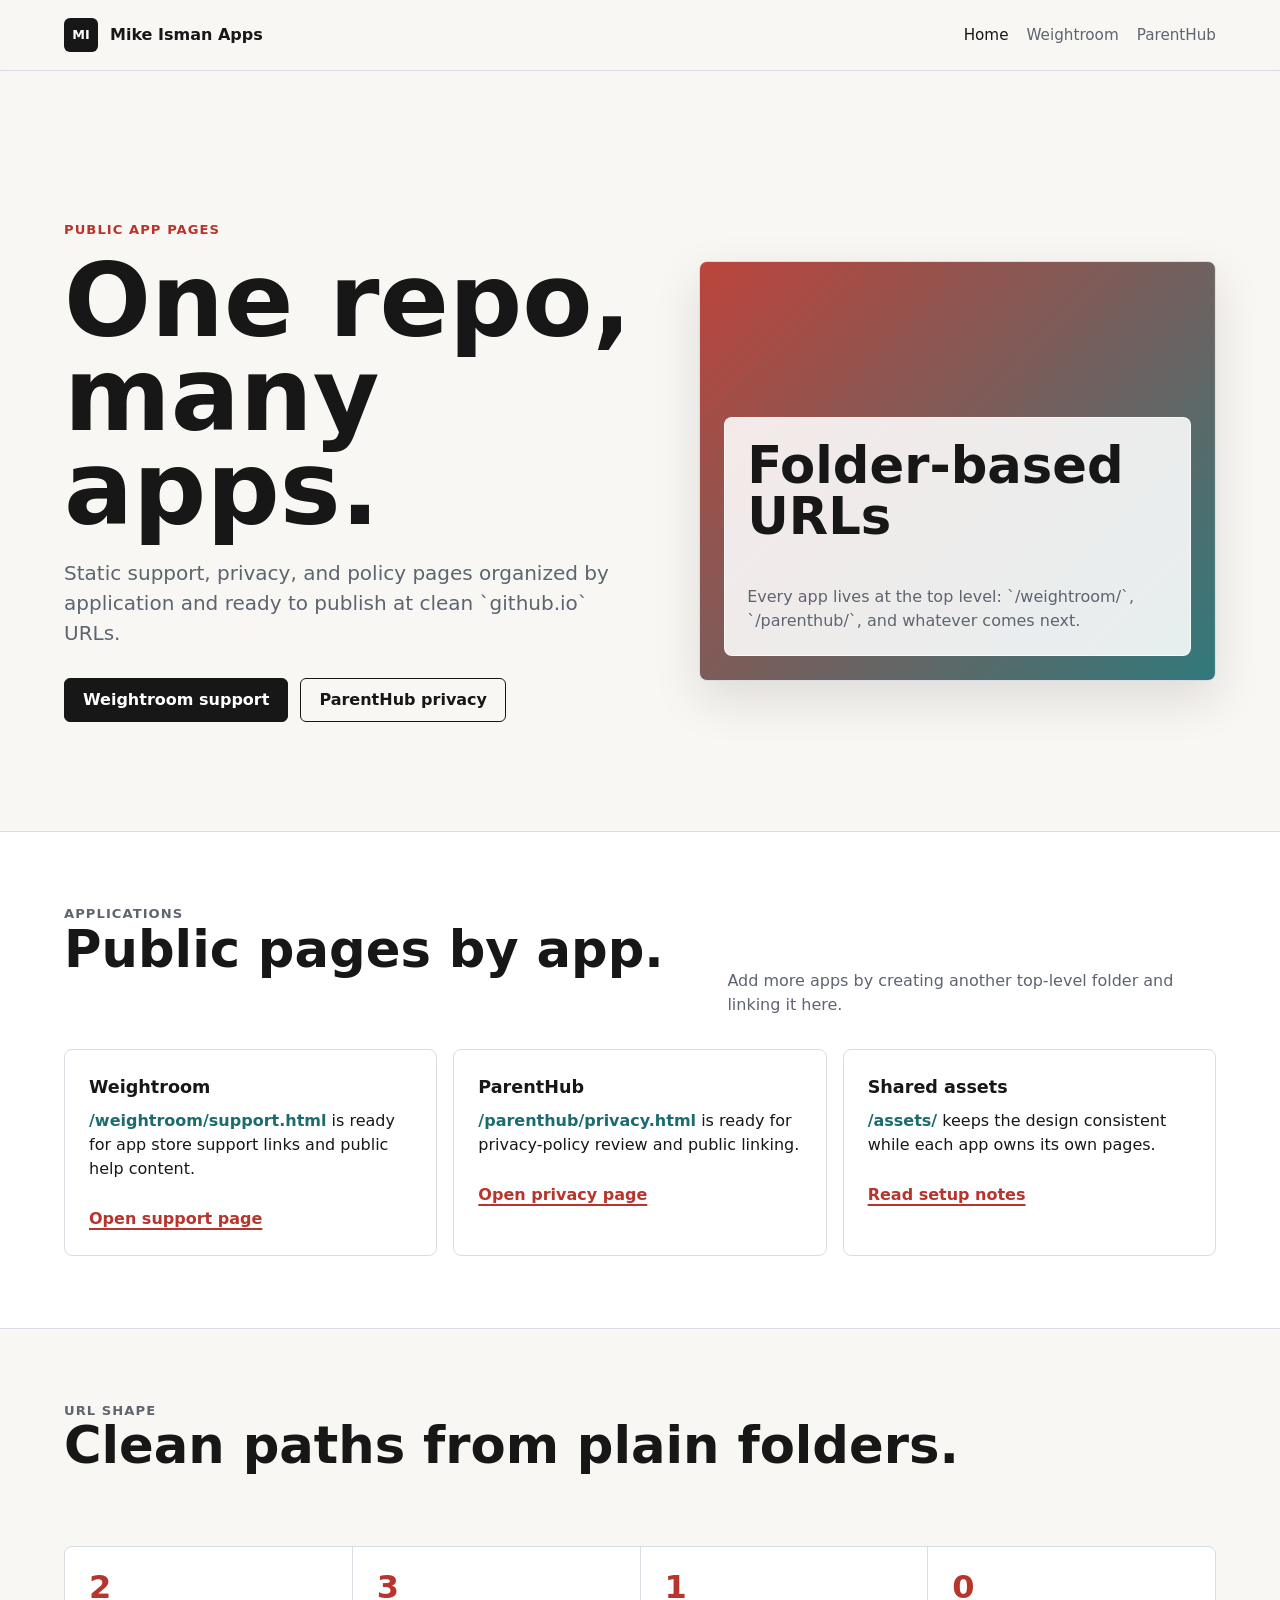
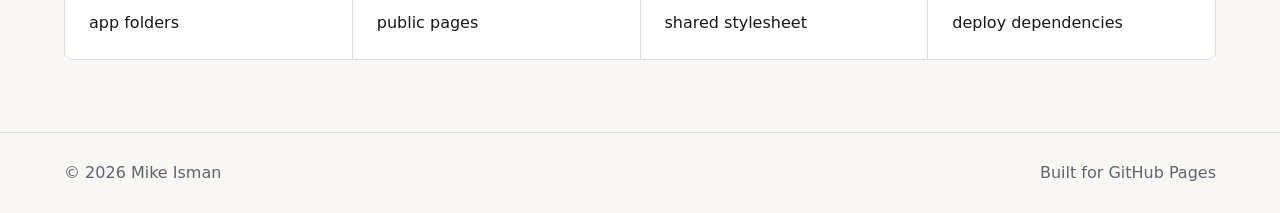
<file: index.html>
<!doctype html>
<html lang="en">
  <head>
    <meta charset="utf-8">
    <meta name="viewport" content="width=device-width, initial-scale=1">
    <meta name="description" content="Public support, privacy, and policy pages for Mike Isman's apps.">
    <title>Mike Isman Apps</title>
    <link rel="stylesheet" href="/assets/site.css">
  </head>
  <body>
    <header class="site-header">
      <a class="brand" href="index.html" aria-label="Mike Isman apps home">
        <span class="brand-mark">MI</span>
        <span>Mike Isman Apps</span>
      </a>
      <nav class="nav" aria-label="Primary navigation">
        <a href="index.html" aria-current="page">Home</a>
        <a href="weightroom/support.html">Weightroom</a>
        <a href="parenthub/privacy.html">ParentHub</a>
      </nav>
    </header>

    <main>
      <section class="hero">
        <div>
          <p class="eyebrow">Public App Pages</p>
          <h1>One repo, many apps.</h1>
          <p class="lead">
            Static support, privacy, and policy pages organized by application and ready to publish at clean `github.io` URLs.
          </p>
          <div class="actions" aria-label="Page actions">
            <a class="button" href="weightroom/support.html">Weightroom support</a>
            <a class="button secondary" href="parenthub/privacy.html">ParentHub privacy</a>
          </div>
        </div>
        <div class="visual" role="img" aria-label="A focused workspace for maintaining public app pages">
          <div class="visual-panel">
            <h2>Folder-based URLs</h2>
            <p>Every app lives at the top level: `/weightroom/`, `/parenthub/`, and whatever comes next.</p>
          </div>
        </div>
      </section>

      <section class="section alt" aria-labelledby="apps-title">
        <div class="section-heading">
          <div>
            <p class="eyebrow">Applications</p>
            <h2 id="apps-title">Public pages by app.</h2>
          </div>
          <p>Add more apps by creating another top-level folder and linking it here.</p>
        </div>
        <div class="grid">
          <article class="card">
            <h3>Weightroom</h3>
            <p><strong>/weightroom/support.html</strong> is ready for app store support links and public help content.</p>
            <a class="text-link" href="weightroom/support.html">Open support page</a>
          </article>
          <article class="card">
            <h3>ParentHub</h3>
            <p><strong>/parenthub/privacy.html</strong> is ready for privacy-policy review and public linking.</p>
            <a class="text-link" href="parenthub/privacy.html">Open privacy page</a>
          </article>
          <article class="card">
            <h3>Shared assets</h3>
            <p><strong>/assets/</strong> keeps the design consistent while each app owns its own pages.</p>
            <a class="text-link" href="README.md">Read setup notes</a>
          </article>
        </div>
      </section>

      <section class="section" aria-labelledby="metrics-title">
        <div class="section-heading">
          <div>
            <p class="eyebrow">URL shape</p>
            <h2 id="metrics-title">Clean paths from plain folders.</h2>
          </div>
        </div>
        <div class="metrics">
          <div class="metric"><b>2</b>app folders</div>
          <div class="metric"><b>3</b>public pages</div>
          <div class="metric"><b>1</b>shared stylesheet</div>
          <div class="metric"><b>0</b>deploy dependencies</div>
        </div>
      </section>
    </main>

    <footer class="site-footer">
      <span>&copy; <span data-current-year></span> Mike Isman</span>
      <span>Built for GitHub Pages</span>
    </footer>
    <script src="/assets/site.js"></script>
  </body>
</html>
</file>
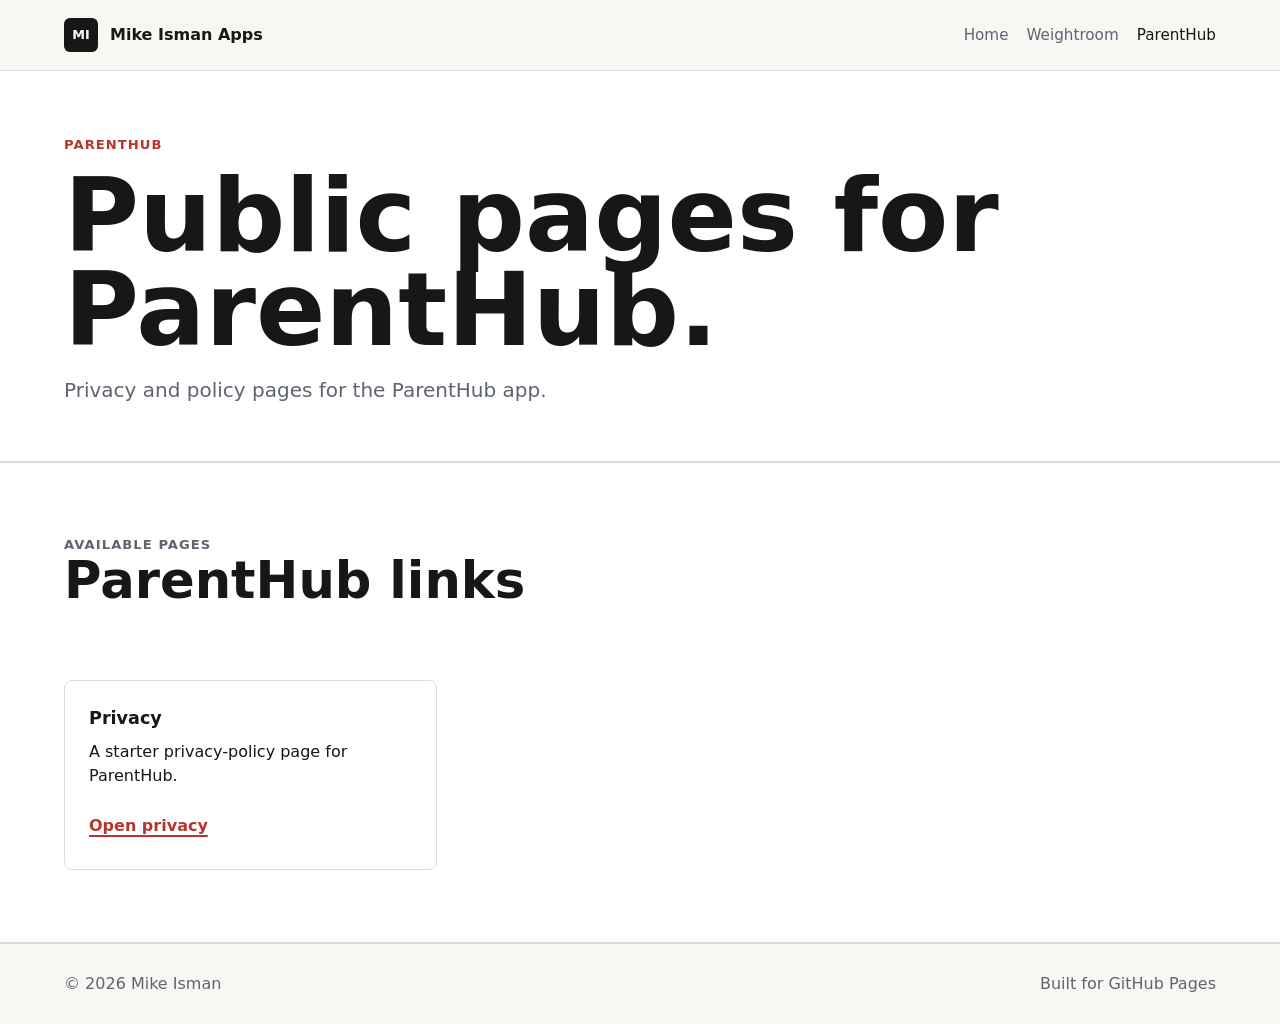
<file: parenthub/index.html>
<!doctype html>
<html lang="en">
  <head>
    <meta charset="utf-8">
    <meta name="viewport" content="width=device-width, initial-scale=1">
    <meta name="description" content="Public pages for ParentHub.">
    <title>ParentHub | Mike Isman Apps</title>
    <link rel="stylesheet" href="/assets/site.css">
  </head>
  <body>
    <header class="site-header">
      <a class="brand" href="../index.html" aria-label="Mike Isman apps home">
        <span class="brand-mark">MI</span>
        <span>Mike Isman Apps</span>
      </a>
      <nav class="nav" aria-label="Primary navigation">
        <a href="../index.html">Home</a>
        <a href="../weightroom/support.html">Weightroom</a>
        <a href="privacy.html" aria-current="page">ParentHub</a>
      </nav>
    </header>

    <main>
      <section class="page-hero">
        <p class="eyebrow">ParentHub</p>
        <h1>Public pages for ParentHub.</h1>
        <p class="lead">Privacy and policy pages for the ParentHub app.</p>
      </section>

      <section class="section alt" aria-labelledby="parenthub-pages">
        <div class="section-heading">
          <div>
            <p class="eyebrow">Available pages</p>
            <h2 id="parenthub-pages">ParentHub links</h2>
          </div>
        </div>
        <div class="grid">
          <article class="card">
            <h3>Privacy</h3>
            <p>A starter privacy-policy page for ParentHub.</p>
            <a class="text-link" href="privacy.html">Open privacy</a>
          </article>
        </div>
      </section>
    </main>

    <footer class="site-footer">
      <span>&copy; <span data-current-year></span> Mike Isman</span>
      <span>Built for GitHub Pages</span>
    </footer>
    <script src="/assets/site.js"></script>
  </body>
</html>
</file>
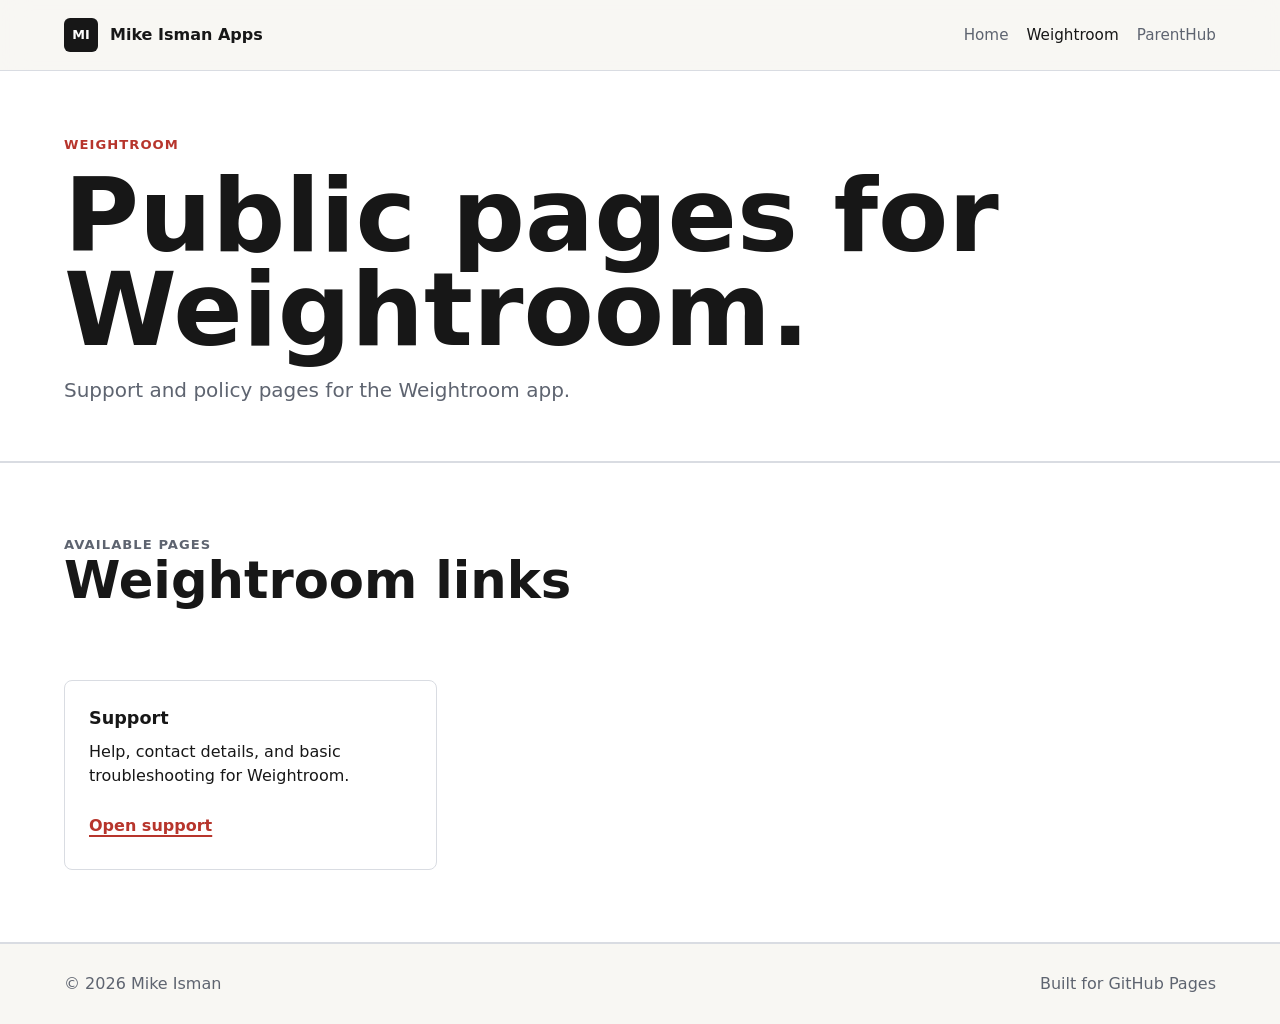
<file: weightroom/index.html>
<!doctype html>
<html lang="en">
  <head>
    <meta charset="utf-8">
    <meta name="viewport" content="width=device-width, initial-scale=1">
    <meta name="description" content="Public pages for Weightroom.">
    <title>Weightroom | Mike Isman Apps</title>
    <link rel="stylesheet" href="/assets/site.css">
  </head>
  <body>
    <header class="site-header">
      <a class="brand" href="../index.html" aria-label="Mike Isman apps home">
        <span class="brand-mark">MI</span>
        <span>Mike Isman Apps</span>
      </a>
      <nav class="nav" aria-label="Primary navigation">
        <a href="../index.html">Home</a>
        <a href="support.html" aria-current="page">Weightroom</a>
        <a href="../parenthub/privacy.html">ParentHub</a>
      </nav>
    </header>

    <main>
      <section class="page-hero">
        <p class="eyebrow">Weightroom</p>
        <h1>Public pages for Weightroom.</h1>
        <p class="lead">Support and policy pages for the Weightroom app.</p>
      </section>

      <section class="section alt" aria-labelledby="weightroom-pages">
        <div class="section-heading">
          <div>
            <p class="eyebrow">Available pages</p>
            <h2 id="weightroom-pages">Weightroom links</h2>
          </div>
        </div>
        <div class="grid">
          <article class="card">
            <h3>Support</h3>
            <p>Help, contact details, and basic troubleshooting for Weightroom.</p>
            <a class="text-link" href="support.html">Open support</a>
          </article>
        </div>
      </section>
    </main>

    <footer class="site-footer">
      <span>&copy; <span data-current-year></span> Mike Isman</span>
      <span>Built for GitHub Pages</span>
    </footer>
    <script src="/assets/site.js"></script>
  </body>
</html>
</file>
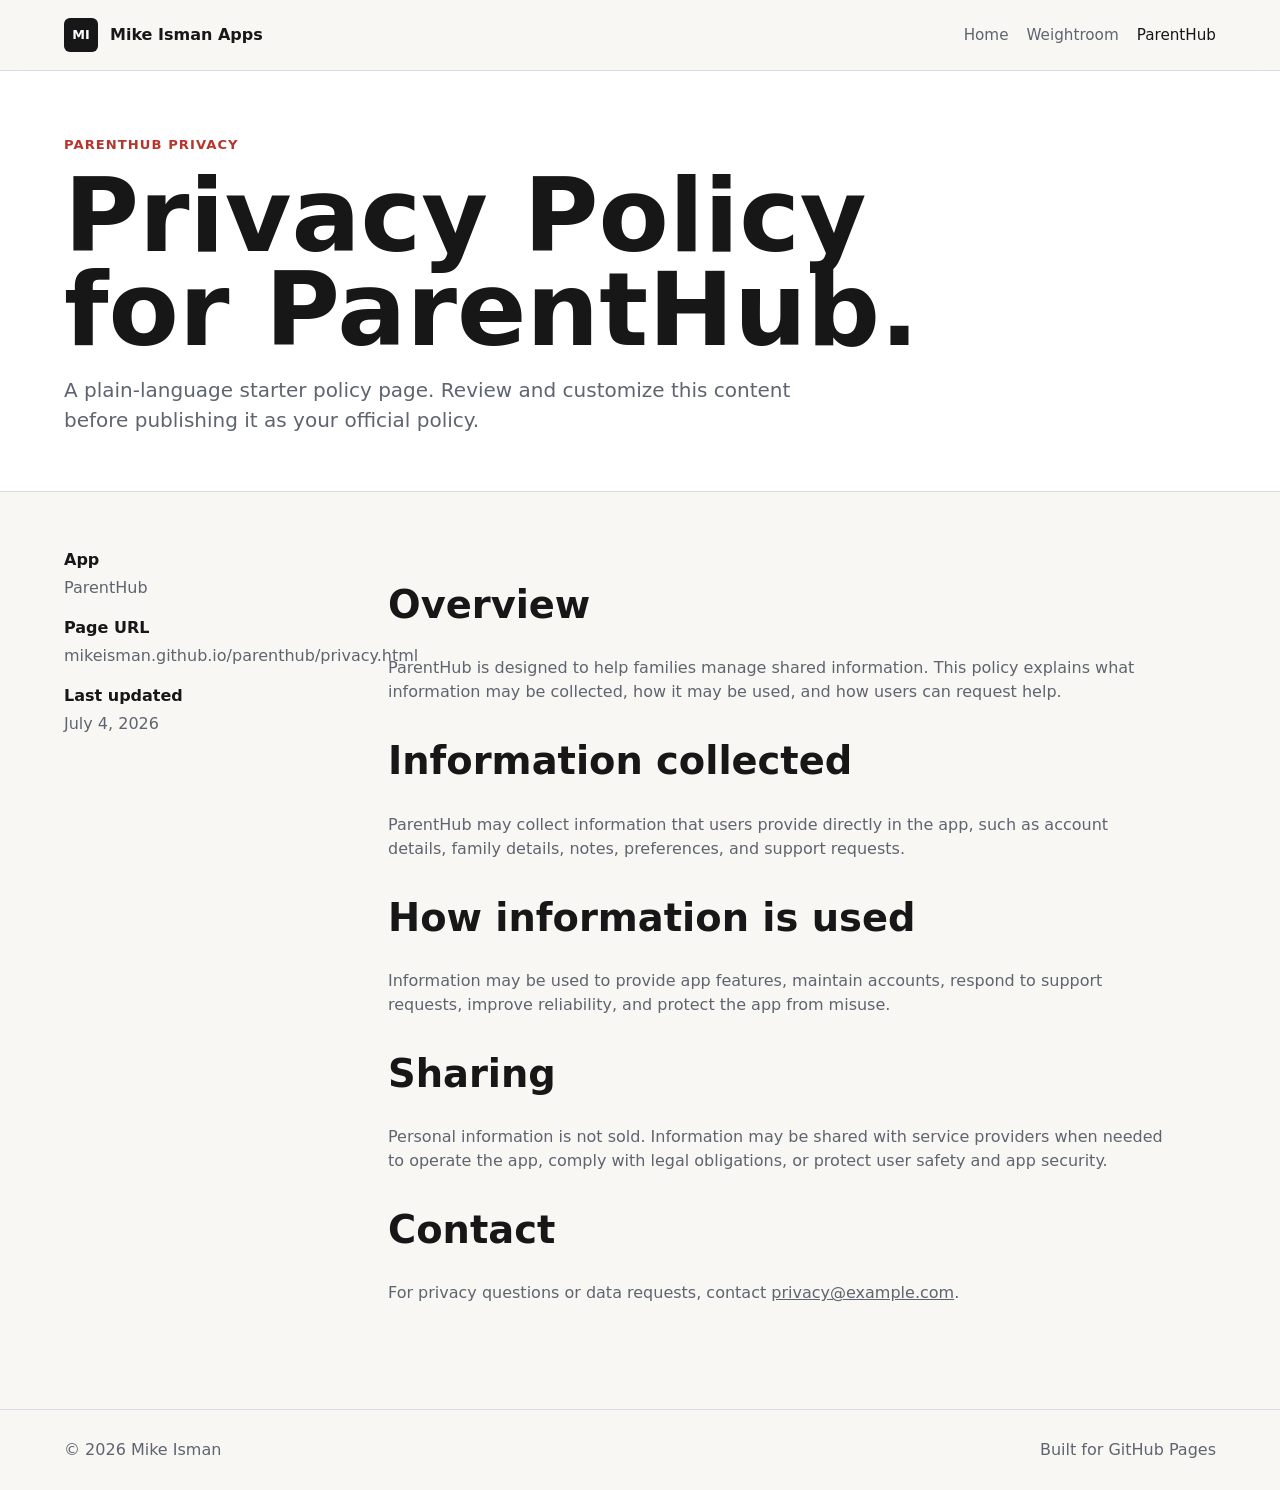
<file: parenthub/privacy.html>
<!doctype html>
<html lang="en">
  <head>
    <meta charset="utf-8">
    <meta name="viewport" content="width=device-width, initial-scale=1">
    <meta name="description" content="Privacy policy for the ParentHub app.">
    <title>ParentHub Privacy Policy</title>
    <link rel="stylesheet" href="/assets/site.css">
  </head>
  <body>
    <header class="site-header">
      <a class="brand" href="../index.html" aria-label="Mike Isman apps home">
        <span class="brand-mark">MI</span>
        <span>Mike Isman Apps</span>
      </a>
      <nav class="nav" aria-label="Primary navigation">
        <a href="../index.html">Home</a>
        <a href="../weightroom/support.html">Weightroom</a>
        <a href="privacy.html" aria-current="page">ParentHub</a>
      </nav>
    </header>

    <main>
      <section class="page-hero">
        <p class="eyebrow">ParentHub Privacy</p>
        <h1>Privacy Policy for ParentHub.</h1>
        <p class="lead">A plain-language starter policy page. Review and customize this content before publishing it as your official policy.</p>
      </section>

      <section class="page-content">
        <aside class="page-aside" aria-label="Policy details">
          <dl>
            <div>
              <dt>App</dt>
              <dd>ParentHub</dd>
            </div>
            <div>
              <dt>Page URL</dt>
              <dd>mikeisman.github.io/parenthub/privacy.html</dd>
            </div>
            <div>
              <dt>Last updated</dt>
              <dd>July 4, 2026</dd>
            </div>
          </dl>
        </aside>

        <article class="prose">
          <h2>Overview</h2>
          <p>
            ParentHub is designed to help families manage shared information. This policy explains what information may be collected, how it may be used, and how users can request help.
          </p>

          <h2>Information collected</h2>
          <p>
            ParentHub may collect information that users provide directly in the app, such as account details, family details, notes, preferences, and support requests.
          </p>

          <h2>How information is used</h2>
          <p>
            Information may be used to provide app features, maintain accounts, respond to support requests, improve reliability, and protect the app from misuse.
          </p>

          <h2>Sharing</h2>
          <p>
            Personal information is not sold. Information may be shared with service providers when needed to operate the app, comply with legal obligations, or protect user safety and app security.
          </p>

          <h2>Contact</h2>
          <p>
            For privacy questions or data requests, contact <a href="mailto:privacy@example.com">privacy@example.com</a>.
          </p>
        </article>
      </section>
    </main>

    <footer class="site-footer">
      <span>&copy; <span data-current-year></span> Mike Isman</span>
      <span>Built for GitHub Pages</span>
    </footer>
    <script src="/assets/site.js"></script>
  </body>
</html>
</file>
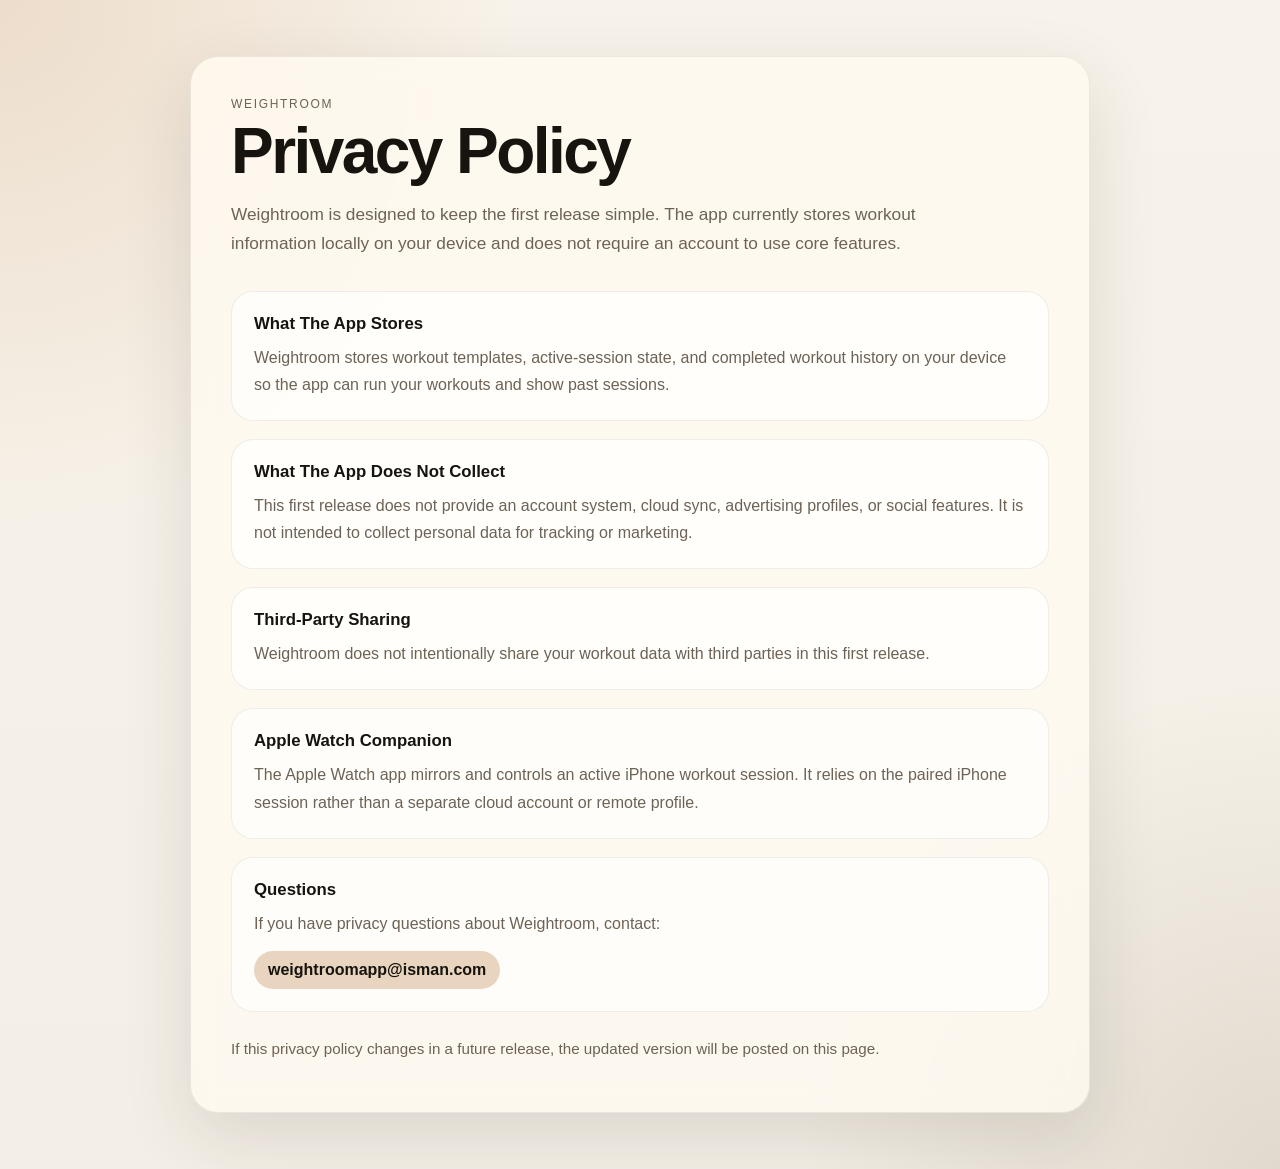
<file: weightroom/privacy.html>
<!DOCTYPE html>
<html lang="en">
<head>
  <meta charset="utf-8">
  <meta name="viewport" content="width=device-width, initial-scale=1">
  <title>Weightroom Privacy Policy</title>
  <link rel="stylesheet" href="../styles.css">
</head>
<body>
  <main>
    <p class="eyebrow">Weightroom</p>
    <h1>Privacy Policy</h1>
    <p class="lead">
      Weightroom is designed to keep the first release simple. The app currently stores workout information locally on your device and does not require an account to use core features.
    </p>

    <div class="stack">
      <section class="section">
        <h2>What The App Stores</h2>
        <p>
          Weightroom stores workout templates, active-session state, and completed workout history on your device so the app can run your workouts and show past sessions.
        </p>
      </section>
      <section class="section">
        <h2>What The App Does Not Collect</h2>
        <p>
          This first release does not provide an account system, cloud sync, advertising profiles, or social features. It is not intended to collect personal data for tracking or marketing.
        </p>
      </section>
      <section class="section">
        <h2>Third-Party Sharing</h2>
        <p>
          Weightroom does not intentionally share your workout data with third parties in this first release.
        </p>
      </section>
      <section class="section">
        <h2>Apple Watch Companion</h2>
        <p>
          The Apple Watch app mirrors and controls an active iPhone workout session. It relies on the paired iPhone session rather than a separate cloud account or remote profile.
        </p>
      </section>
      <section class="section">
        <h2>Questions</h2>
        <p>
          If you have privacy questions about Weightroom, contact:
        </p>
        <a class="contact" href="mailto:weightroomapp@isman.com">weightroomapp@isman.com</a>
      </section>
    </div>

    <p class="footnote">
      If this privacy policy changes in a future release, the updated version will be posted on this page.
    </p>
  </main>
</body>
</html>
</file>
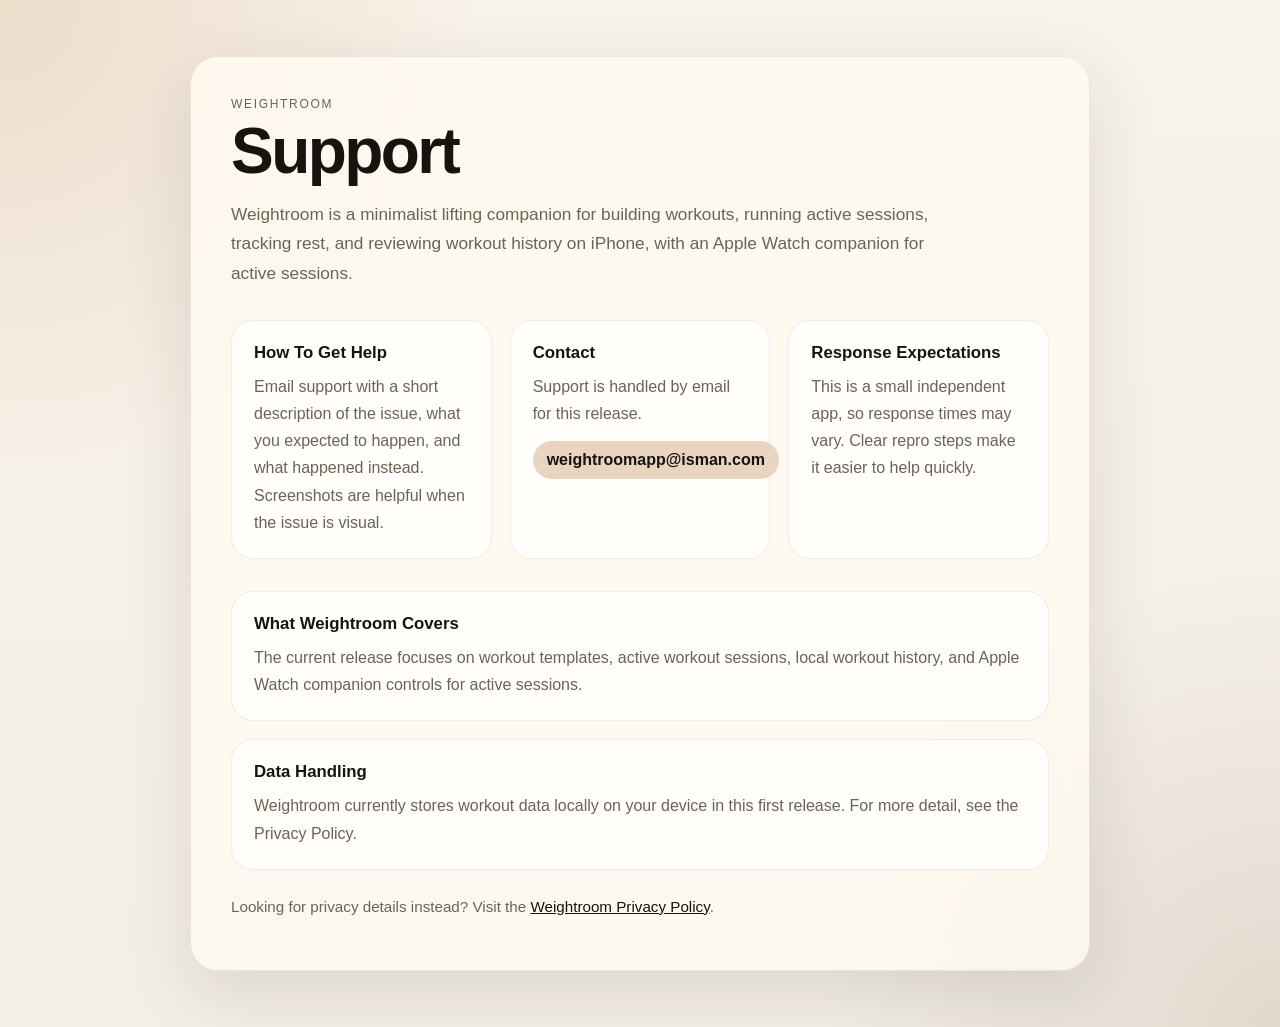
<file: weightroom/support.html>
<!DOCTYPE html>
<html lang="en">
<head>
  <meta charset="utf-8">
  <meta name="viewport" content="width=device-width, initial-scale=1">
  <title>Weightroom Support</title>
  <link rel="stylesheet" href="../styles.css">
</head>
<body>
  <main>
    <p class="eyebrow">Weightroom</p>
    <h1>Support</h1>
    <p class="lead">
      Weightroom is a minimalist lifting companion for building workouts, running active sessions, tracking rest, and reviewing workout history on iPhone, with an Apple Watch companion for active sessions.
    </p>

    <div class="grid">
      <section class="card">
        <h2>How To Get Help</h2>
        <p>
          Email support with a short description of the issue, what you expected to happen, and what happened instead. Screenshots are helpful when the issue is visual.
        </p>
      </section>
      <section class="card">
        <h2>Contact</h2>
        <p>
          Support is handled by email for this release.
        </p>
        <a class="contact" href="mailto:weightroomapp@isman.com">weightroomapp@isman.com</a>
      </section>
      <section class="card">
        <h2>Response Expectations</h2>
        <p>
          This is a small independent app, so response times may vary. Clear repro steps make it easier to help quickly.
        </p>
      </section>
    </div>

    <div class="stack">
      <section class="section">
        <h2>What Weightroom Covers</h2>
        <p>
          The current release focuses on workout templates, active workout sessions, local workout history, and Apple Watch companion controls for active sessions.
        </p>
      </section>
      <section class="section">
        <h2>Data Handling</h2>
        <p>
          Weightroom currently stores workout data locally on your device in this first release. For more detail, see the Privacy Policy.
        </p>
      </section>
    </div>

    <p class="footnote">
      Looking for privacy details instead? Visit the <a href="privacy.html">Weightroom Privacy Policy</a>.
    </p>
  </main>
</body>
</html>
</file>
<file: assets/site.css>
:root {
  color-scheme: light;
  --ink: #171717;
  --muted: #5e6470;
  --line: #d9dce2;
  --paper: #f8f7f3;
  --surface: #ffffff;
  --accent: #b7352c;
  --accent-2: #1b6b6f;
  --accent-3: #d6a03d;
  --shadow: 0 18px 48px rgba(23, 23, 23, 0.12);
  font-family: Inter, ui-sans-serif, system-ui, -apple-system, BlinkMacSystemFont, "Segoe UI", sans-serif;
}

* {
  box-sizing: border-box;
}

body {
  margin: 0;
  background: var(--paper);
  color: var(--ink);
  line-height: 1.5;
}

img {
  display: block;
  max-width: 100%;
}

a {
  color: inherit;
}

.site-header {
  position: sticky;
  top: 0;
  z-index: 10;
  display: flex;
  align-items: center;
  justify-content: space-between;
  gap: 24px;
  padding: 18px clamp(20px, 5vw, 64px);
  background: rgba(248, 247, 243, 0.9);
  border-bottom: 1px solid var(--line);
  backdrop-filter: blur(14px);
}

.brand {
  display: inline-flex;
  align-items: center;
  gap: 12px;
  font-weight: 800;
  text-decoration: none;
}

.brand-mark {
  display: grid;
  width: 34px;
  height: 34px;
  place-items: center;
  background: var(--ink);
  color: var(--surface);
  font-size: 0.8rem;
  border-radius: 6px;
}

.nav {
  display: flex;
  align-items: center;
  gap: 18px;
  color: var(--muted);
  font-size: 0.95rem;
}

.nav a {
  text-decoration: none;
}

.nav a[aria-current="page"],
.nav a:hover {
  color: var(--ink);
}

.hero {
  display: grid;
  grid-template-columns: minmax(0, 1.05fr) minmax(320px, 0.95fr);
  min-height: min(760px, calc(100vh - 74px));
  gap: clamp(28px, 5vw, 72px);
  align-items: center;
  padding: clamp(48px, 8vw, 96px) clamp(20px, 5vw, 64px) 56px;
}

.eyebrow {
  margin: 0 0 14px;
  color: var(--accent);
  font-size: 0.82rem;
  font-weight: 800;
  letter-spacing: 0.08em;
  text-transform: uppercase;
}

h1,
h2,
h3,
p {
  margin-top: 0;
}

h1 {
  max-width: 12ch;
  margin-bottom: 22px;
  font-size: clamp(3rem, 8vw, 6.75rem);
  line-height: 0.92;
  letter-spacing: 0;
}

h2 {
  font-size: clamp(2rem, 4vw, 3.6rem);
  line-height: 1;
  letter-spacing: 0;
}

h3 {
  margin-bottom: 8px;
  font-size: 1.1rem;
}

.lead {
  max-width: 62ch;
  color: var(--muted);
  font-size: clamp(1.05rem, 2vw, 1.25rem);
}

.actions {
  display: flex;
  flex-wrap: wrap;
  gap: 12px;
  margin-top: 30px;
}

.button {
  display: inline-flex;
  min-height: 44px;
  align-items: center;
  justify-content: center;
  padding: 0 18px;
  border: 1px solid var(--ink);
  background: var(--ink);
  color: var(--surface);
  font-weight: 750;
  text-decoration: none;
  border-radius: 6px;
}

.button.secondary {
  background: transparent;
  color: var(--ink);
}

.visual {
  position: relative;
  min-height: 420px;
  overflow: hidden;
  border: 1px solid var(--line);
  background:
    linear-gradient(135deg, rgba(183, 53, 44, 0.92), rgba(27, 107, 111, 0.9)),
    url("https://images.unsplash.com/photo-1579758629938-03607ccdbaba?auto=format&fit=crop&w=1400&q=80");
  background-position: center;
  background-size: cover;
  box-shadow: var(--shadow);
  border-radius: 8px;
}

.visual-panel {
  position: absolute;
  right: 24px;
  bottom: 24px;
  left: 24px;
  padding: 22px;
  background: rgba(255, 255, 255, 0.88);
  border: 1px solid rgba(255, 255, 255, 0.65);
  border-radius: 8px;
}

.visual-panel p {
  margin-bottom: 0;
  color: var(--muted);
}

.section {
  padding: 72px clamp(20px, 5vw, 64px);
}

.section.alt {
  background: var(--surface);
  border-block: 1px solid var(--line);
}

.section-heading {
  display: flex;
  align-items: end;
  justify-content: space-between;
  gap: 24px;
  margin-bottom: 32px;
}

.section-heading p {
  max-width: 48ch;
  margin-bottom: 0;
  color: var(--muted);
}

.grid {
  display: grid;
  grid-template-columns: repeat(3, minmax(0, 1fr));
  gap: 16px;
}

.card {
  min-height: 190px;
  padding: 24px;
  background: var(--surface);
  border: 1px solid var(--line);
  border-radius: 8px;
}

.card strong {
  color: var(--accent-2);
}

.text-link {
  display: inline-flex;
  margin-top: 10px;
  color: var(--accent);
  font-weight: 750;
  text-decoration-thickness: 2px;
  text-underline-offset: 4px;
}

.page-hero {
  padding: 64px clamp(20px, 5vw, 64px) 36px;
  background: var(--surface);
  border-bottom: 1px solid var(--line);
}

.page-hero h1 {
  max-width: 14ch;
  margin-bottom: 18px;
}

.page-content {
  display: grid;
  grid-template-columns: minmax(0, 260px) minmax(0, 1fr);
  gap: clamp(28px, 5vw, 72px);
  padding: 56px clamp(20px, 5vw, 64px) 88px;
}

.page-aside {
  color: var(--muted);
}

.page-aside dl {
  display: grid;
  gap: 16px;
  margin: 0;
}

.page-aside dt {
  color: var(--ink);
  font-weight: 800;
}

.page-aside dd {
  margin: 4px 0 0;
}

.prose {
  max-width: 780px;
}

.prose h2 {
  margin-top: 38px;
  font-size: clamp(1.5rem, 3vw, 2.4rem);
}

.prose p,
.prose li {
  color: var(--muted);
}

.prose ul {
  padding-left: 1.2rem;
}

.contact-list {
  display: grid;
  gap: 12px;
  margin-top: 20px;
}

.contact-row {
  padding: 18px;
  background: var(--surface);
  border: 1px solid var(--line);
  border-radius: 8px;
}

.contact-row b {
  display: block;
  margin-bottom: 4px;
}

.work-list {
  display: grid;
  gap: 14px;
}

.work-item {
  display: grid;
  grid-template-columns: 140px minmax(0, 1fr) auto;
  gap: 22px;
  align-items: center;
  padding: 20px 0;
  border-bottom: 1px solid var(--line);
}

.work-item span {
  color: var(--muted);
}

.metrics {
  display: grid;
  grid-template-columns: repeat(4, minmax(0, 1fr));
  gap: 1px;
  overflow: hidden;
  background: var(--line);
  border: 1px solid var(--line);
  border-radius: 8px;
}

.metric {
  padding: 24px;
  background: var(--surface);
}

.metric b {
  display: block;
  margin-bottom: 8px;
  color: var(--accent);
  font-size: 2rem;
  line-height: 1;
}

.site-footer {
  display: flex;
  justify-content: space-between;
  gap: 24px;
  padding: 28px clamp(20px, 5vw, 64px);
  color: var(--muted);
  border-top: 1px solid var(--line);
}

@media (max-width: 820px) {
  .site-header,
  .site-footer,
  .section-heading,
  .work-item {
    align-items: flex-start;
    flex-direction: column;
  }

  .hero {
    grid-template-columns: 1fr;
    min-height: auto;
  }

  h1 {
    max-width: 10ch;
  }

  .visual {
    min-height: 340px;
  }

  .grid,
  .page-content,
  .metrics {
    grid-template-columns: 1fr;
  }

  .work-item {
    display: flex;
  }
}
</file>
<file: styles.css>
:root {
  --bg: #f4efe6;
  --panel: rgba(255, 250, 241, 0.82);
  --ink: #17130f;
  --muted: #6d6256;
  --line: rgba(23, 19, 15, 0.08);
  --accent: #b9793f;
  --accent-soft: #e9d5bf;
  --shadow: 0 24px 70px rgba(44, 34, 23, 0.12);
  --radius: 28px;
  --max: 900px;
}

* {
  box-sizing: border-box;
}

body {
  margin: 0;
  min-height: 100vh;
  font-family: "SF Pro Display", "Helvetica Neue", Helvetica, Arial, sans-serif;
  color: var(--ink);
  background:
    radial-gradient(circle at top left, rgba(185, 121, 63, 0.18), transparent 30%),
    radial-gradient(circle at bottom right, rgba(104, 84, 61, 0.14), transparent 28%),
    linear-gradient(180deg, #f8f3ea 0%, var(--bg) 100%);
}

main {
  width: min(calc(100% - 40px), var(--max));
  margin: 56px auto;
  padding: 40px;
  background: var(--panel);
  backdrop-filter: blur(12px);
  border: 1px solid var(--line);
  border-radius: var(--radius);
  box-shadow: var(--shadow);
}

.eyebrow {
  margin: 0 0 10px;
  font-size: 12px;
  letter-spacing: 0.14em;
  text-transform: uppercase;
  color: var(--muted);
}

h1 {
  margin: 0;
  font-size: clamp(2.2rem, 5vw, 4rem);
  line-height: 0.95;
  letter-spacing: -0.04em;
}

.lead {
  max-width: 44rem;
  margin: 18px 0 0;
  font-size: 1.08rem;
  line-height: 1.7;
  color: var(--muted);
}

.grid {
  display: grid;
  grid-template-columns: repeat(auto-fit, minmax(220px, 1fr));
  gap: 18px;
  margin-top: 32px;
}

.card,
.section {
  padding: 22px;
  border-radius: 22px;
  background: rgba(255, 255, 255, 0.66);
  border: 1px solid rgba(23, 19, 15, 0.07);
}

.card h2,
.section h2 {
  margin: 0 0 10px;
  font-size: 1.05rem;
}

.card p,
.section p,
.section li {
  margin: 0;
  color: var(--muted);
  line-height: 1.7;
}

.stack {
  display: grid;
  gap: 18px;
  margin-top: 32px;
}

ul {
  margin: 12px 0 0;
  padding-left: 20px;
}

a {
  color: var(--ink);
}

.contact {
  display: inline-flex;
  margin-top: 14px;
  padding: 10px 14px;
  border-radius: 999px;
  background: var(--accent-soft);
  color: var(--ink);
  text-decoration: none;
  font-weight: 600;
}

.footnote {
  margin-top: 28px;
  font-size: 0.95rem;
  color: var(--muted);
}

@media (max-width: 700px) {
  main {
    margin: 24px auto;
    padding: 24px;
  }
}
</file>
